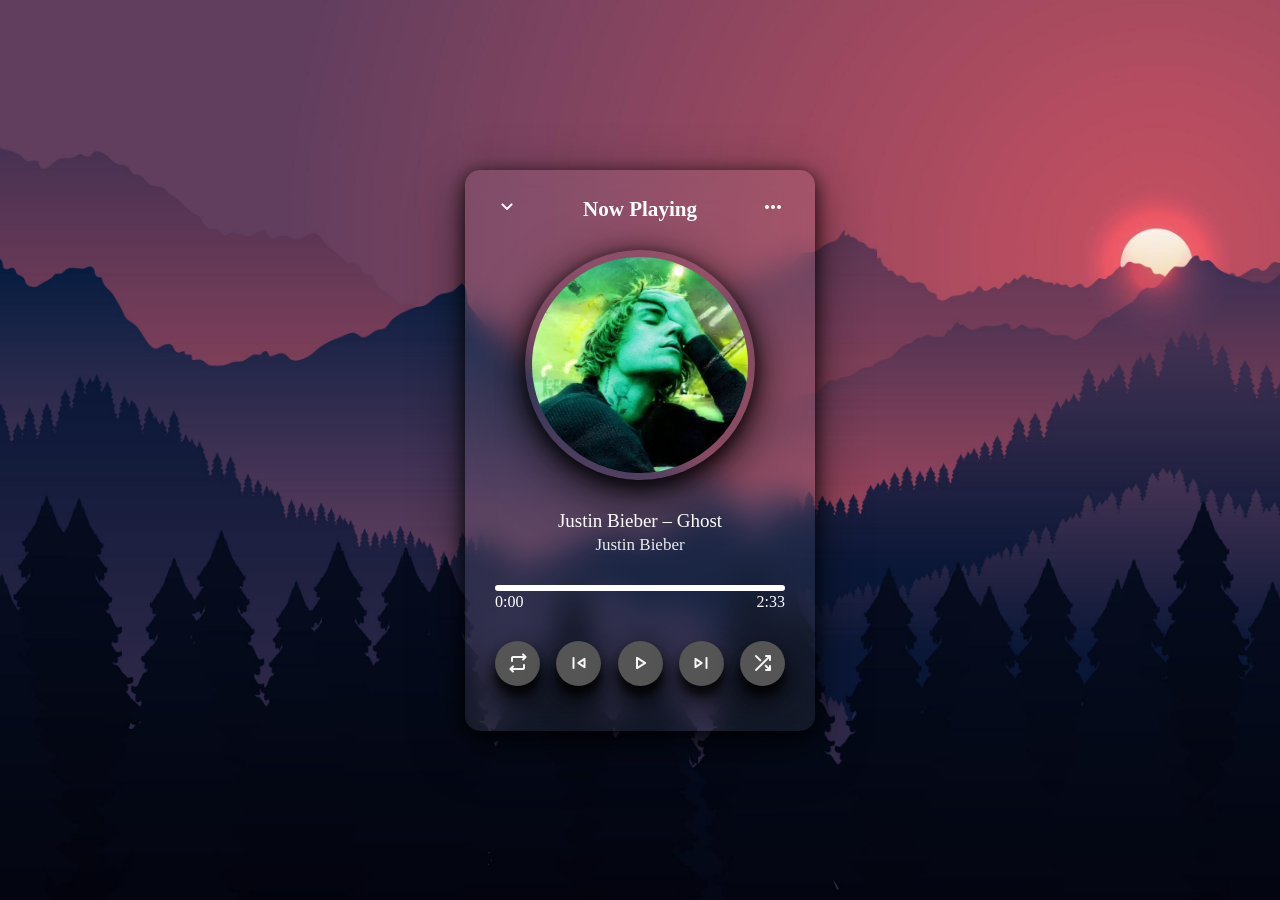
<file: codealpha_music-player/index.html>
<!DOCTYPE html>
<html lang="en">
<head>
  <meta charset="UTF-8">
  <meta http-equiv="X-UA-Compatible" content="IE=edge">
  <meta name="viewport" content="width=device-width, initial-scale=1.0">
  <link rel="stylesheet" href="style.css">
  <link rel="stylesheet" href="https://fonts.googleapis.com/css2?family=Material+Symbols+Rounded:opsz,wght,FILL,GRAD@20..48,100..700,0..1,-50..200" />
  <title>Music Player</title>
</head>
<body>
  <div class="content">
    <div class="top-bar">
      <h3><span class="material-symbols-rounded">expand_more</span></h3>
      <h3><span>Now Playing</span></h3>
      <h3><span class="material-symbols-rounded">more_horiz</span></h3>
    </div>
    <div class="image-wrapper">
      <div class="music-image">
        <img src="images/img1.jpg">
      </div>
    </div>
    <div class="music-titles">
      <p class="name">Justin Bieber – Ghost</p>
      <p class="artist">Justin Bieber</p>
    </div>
    <div class="progress-details">
      <div class="progress-bar">
        <span></span>
      </div>
      <div class="time">
        <span class="current">0:00</span>
        <span class="final">5:30</span>
      </div>
    </div>
    <div class="control-btn">
      <span class="material-symbols-rounded" id="repeat">repeat</span>
      <span class="material-symbols-rounded" id="prev">skip_previous</span>
      <div class="play-pause">
        <span class="material-symbols-rounded">play_arrow</span>
      </div>
      <span class="material-symbols-rounded" id="next">skip_next</span>
      <span class="material-symbols-rounded" id="shuffle">shuffle</span>
    </div>
  </div>

  <audio src="music/music1.mp3" class="main-song"></audio>

  <script src="js/playlist.js"></script>
  <script src="js/script.js"></script>
</body>
</html>
</file>
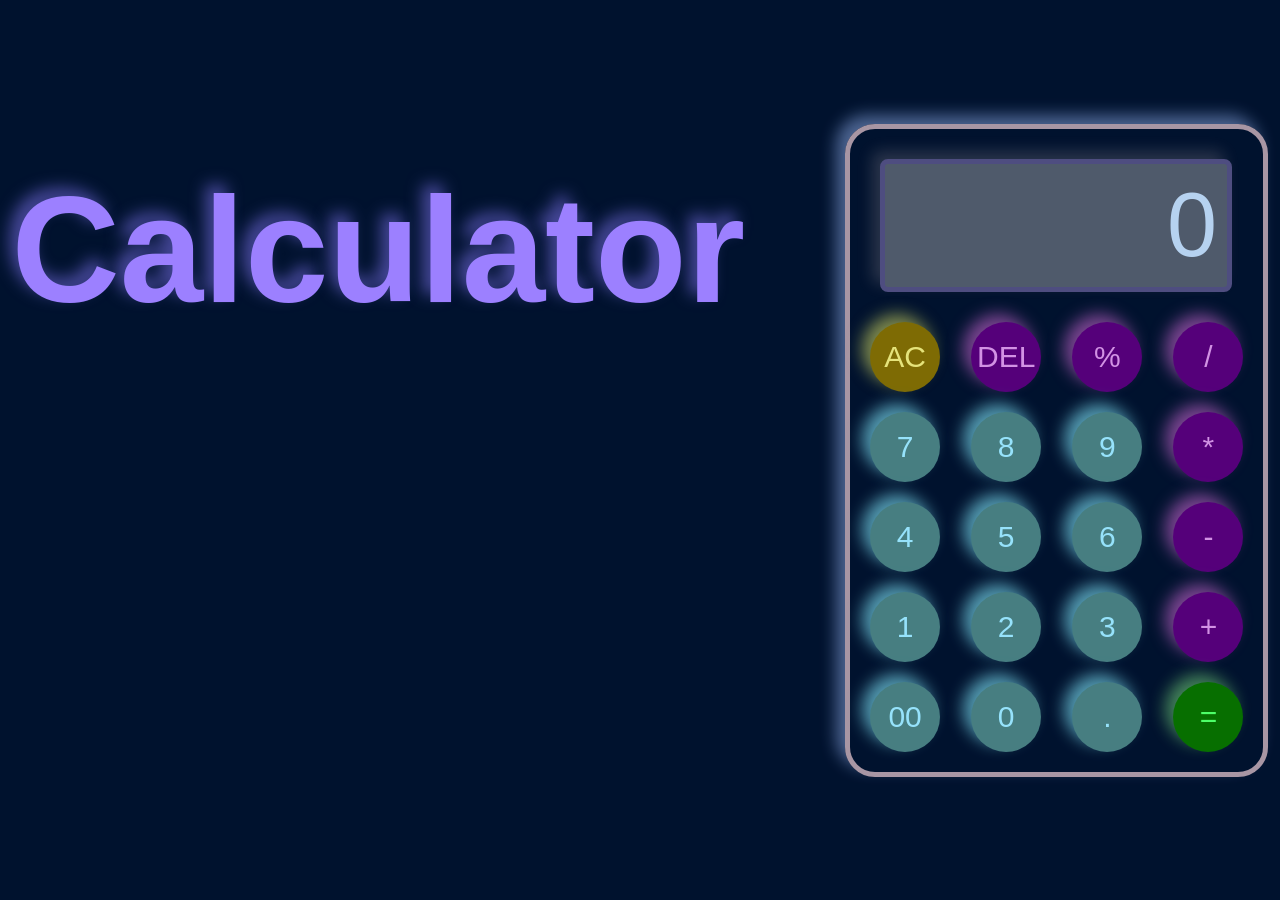
<file: CodeAlpha_Calculator/calc.html>
<!DOCTYPE html>
<html lang="en">

<head>
    <meta charset="UTF-8" />
    <meta http-equiv="X-UA-Compatible" content="IE=edge" />
    <meta name="viewport" content="width=device-width, initial-scale=1.0" />
    <link rel="stylesheet" href="calc.css" />
    <title>Calculator - By Code Traversal</title>
</head>

<body>
    <h1 class="cal">Calculator</h1>
    <div class="container">
        <div class="calculator">
            <input type="text" id="inputBox" placeholder="0" />
            <div>
                <button class="but4">AC</button>
                <button class="but1">DEL</button>
                <button class="but1">%</button>
                <button class="but1">/</button>
            </div>
            <div>
                <button class="but2">7</button>
                <button class="but2">8</button>
                <button class="but2">9</button>
                <button class="but1">*</button>
            </div>
            <div>
                <button class="but2">4</button>
                <button class="but2">5</button>
                <button class="but2">6</button>
                <button class="but1">-</button>
            </div>
            <div>
                <button class="but2">1</button>
                <button class="but2">2</button>
                <button class="but2">3</button>
                <button class="but1">+</button>
            </div>
            <div>
                <button class="but2">00</button>
                <button class="but2">0</button>
                <button class="but2">.</button>
                <button class="but3">=</button>
            </div>
        </div>
    </div>
    <script src="calc.js"></script>
</body>

</html>
</file>
<file: codealpha_music-player/style.css>
*{
  margin: 0;
  padding: 0;
  box-sizing: border-box;
  font-family: 'Poppins';
}

body{
  display: flex;
  align-items: center;
  justify-content: center;
  width: 100%;
  min-height: 100vh;
  background-image: url(images/bgimg.jpg);
  background-size: cover;
  background-position: center;
}

.content{
  padding: 10px;
  border-radius: 50%;
  box-shadow: rgba(0, 0, 0, 0.572) 0px 4px 16px, rgba(0, 0, 0, 0.428) 0px 8px 24px, rgba(0, 0, 0, 0.447) 0px 16px 56px;
  width: 350px;
  border-radius: 15px;
  padding: 25px 30px;
  background-color: #ffffff10;
  backdrop-filter: blur(15px);
}



.material-symbols-rounded{
  cursor: pointer;
}

.top-bar{
  color: #ffffff;
  display: flex;
  align-items: center;
  justify-content: space-between;
  font-size: 18px;
}

.top-bar .material-symbols-rounded{
  font-size: 24px;
}

.music-image{
  width: 230px;
  height: 230px;
  box-shadow: rgba(0, 0, 0, 0.543) 0px 4px 16px, rgba(0, 0, 0, 0.581) 0px 8px 24px, rgba(0, 0, 0, 0.651) 0px 16px 56px;
  border-radius: 50%;
  margin-top: 25px;
  padding: 7px;
}

.music-image img{
  width: 100%;
  height: 100%;
  object-fit: cover;
  border-radius: 50%;
}

.image-wrapper{
  display: flex;
  justify-content: center;
}

.music-titles{
  text-align: center;
  margin: 30px 0;
  color: #ffffff;
}

.music-titles .name{
  font-size: 19px;
}

.music-titles .artist{
  font-size: 17px;
  margin-top: 3px;
  opacity: 0.9;
}

.progress-details{
  width: 100%;
  height: 6px;
  background-color: #ffffff;
  border-radius: 15px;
}

.progress-bar{
  width: 0%;
  height: inherit;
  border-radius: inherit;
  background-color: #0987f6;
  cursor: pointer;
  position: relative;
}

.progress-bar span{
  position: absolute;
  width: 12px;
  height: 12px;
  background-color: #0987f6;
  border-radius: inherit;
  transform: translateY(-25%);
  right: -5px;
  opacity: 0;
  transition: opacity 0.3s ease-out;
}

.progress-details:hover .progress-bar span{
  opacity: 1;
}

.time{
  display: flex;
  align-items: center;
  justify-content: space-between;
  margin-top: 2px;
  color: #ffffff;
}

.control-btn{
  margin-top: 50px;
  margin-bottom: 20px;
  display: flex;
  align-items: center;
  justify-content: space-between;
}

.control-btn span{
  width: 45px;
  height: 45px;
  border-radius: 50%;
  background-color: #555555;
  box-shadow: rgba(0, 0, 0, 0.756) 0px 14px 28px, rgba(0, 0, 0, 0.66) 0px 10px 10px;
  display: flex;
  align-items: center;
  justify-content: center;
  color: #f6f6f6;
}

.control-btn span:active{
  box-shadow: inset 6px 6px 10px -1px rgba(0, 0, 0, 0.434),
  inset -6px -6px 10px -1px rgba(0, 0, 0, 0.7);
}
</file>
<file: CodeAlpha_Calculator/calc.css>
*{
    margin: 0;
    padding: 0;
    box-sizing: border-box;
    font-family: "popins", sans-serif;
}

body{
    font-size: 40px;
    width: 100%;
    height: 100vh;
    display: flex;
    justify-content: center;
    align-items: center;
    background: rgb(0, 18, 46);
}
.calculator{
    border: 5px solid #a896a4;
    padding: 10px;
    border-radius: 30px;
    background: transparent;
    box-shadow: -9px -9px 16px rgba(161, 192, 255, 0.473);
    
}

input{
    width: 352px;
    border: 5px solid #4e4d80;
    border-radius: 8px;
    padding: 10px;
    margin: 20px;
    background: #4f5a6b;
    font-size: 90px;
    text-align: right;
    cursor: pointer;
    color: #afb2ff;
    box-shadow: -8px -8px 15px rgba(211, 188, 188, 0.2);
}

input::placeholder{
    color: #b6d2f0;
}

button{
    border: none;
    width: 70px;
    height: 70px;
    margin: 10px;
    border-radius: 50%;
    background: transparent;
    color: #9af8ff;
    font-size: 20px;
    cursor: pointer;
}

.but1{
    font-size: 30px;
    background-color: #55007a;
    color: #d292e4;
    box-shadow: -8px -8px 16px #78448f;
}

.but2{
    font-size: 30px;
    background-color: #477e81;
    color: #96e2fb;
    box-shadow: -8px -8px 16px #5198ae;
}

.but3{
    font-size: 30px;
    background-color: rgb(7, 111, 0);
    color: #4dff68;
    box-shadow: -8px -8px 16px rgba(136, 244, 134, 0.487);
}

.but4{
    font-size: 30px;
    background-color: rgb(126, 107, 4);
    color: #e5e37b;
    box-shadow: -8px -8px 16px rgba(238, 243, 102, 0.517);
}

h1{
    padding-right: 100px;
    padding-bottom: 400px;
    font-family: "Poppins", sans-serif;
    color: #9c80ff;
    font-size: 150px;
    text-shadow: -8px -8px 16px #897aff85;
}
</file>
